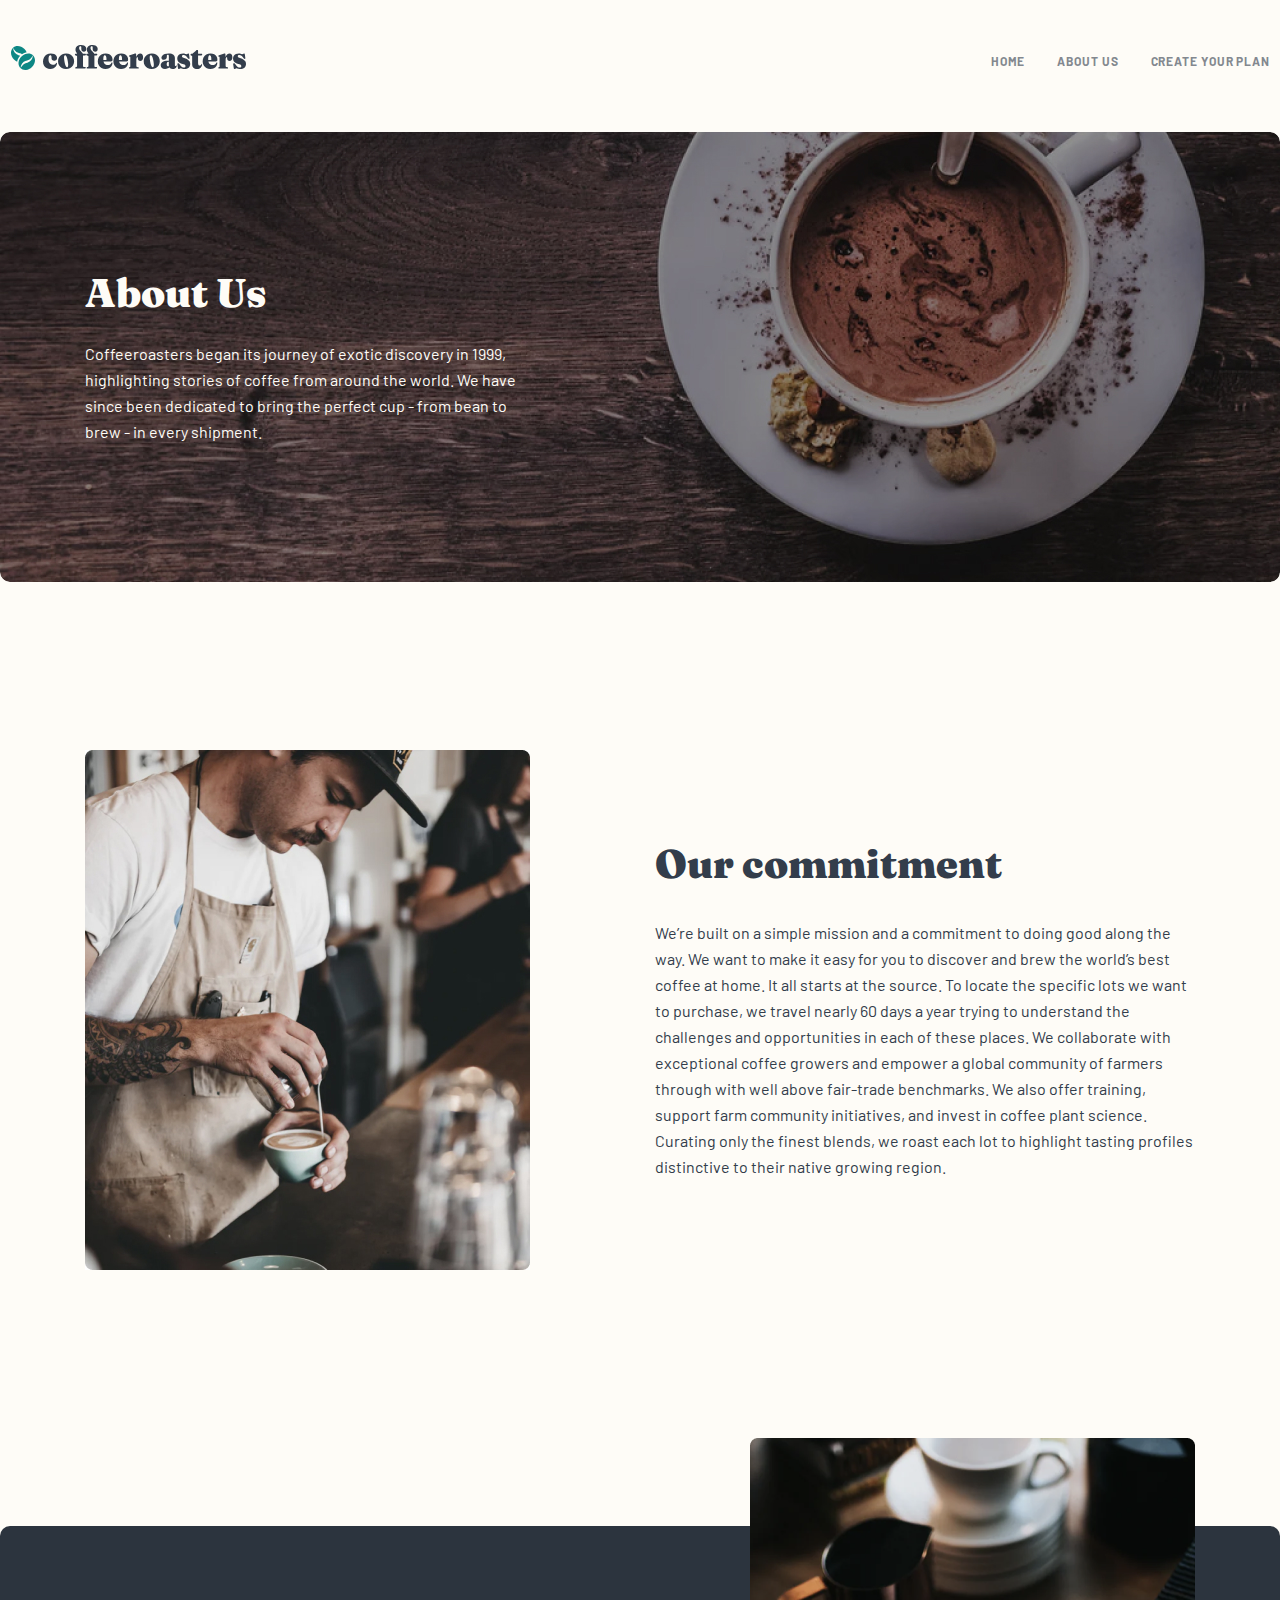
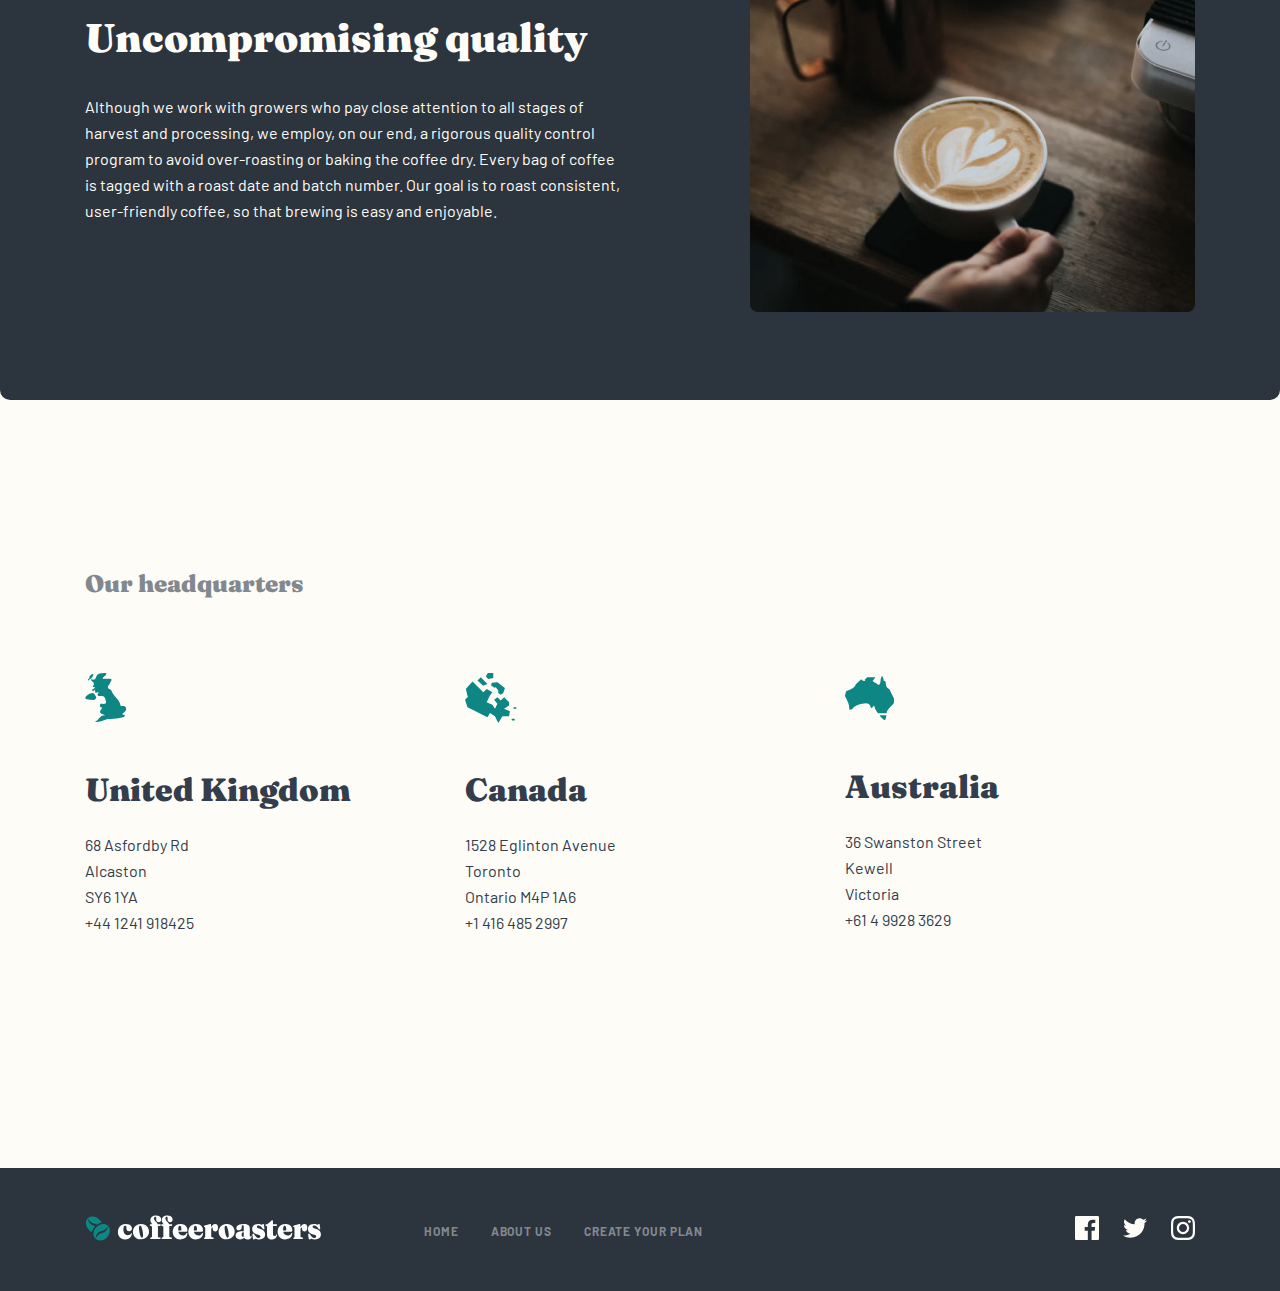
<file: about.html>
<!DOCTYPE html>
<html lang="en">

<head>
    <meta charset="UTF-8">
    <meta http-equiv="X-UA-Compatible" content="IE=edge">
    <meta name="viewport" content="width=device-width, initial-scale=1.0">
    <link
        href="https://fonts.googleapis.com/css?family=Barlow:100,100italic,200,200italic,300,300italic,regular,italic,500,500italic,600,600italic,700,700italic,800,800italic,900,900italic"
        rel="stylesheet" />
    <link rel="stylesheet" href="./css/styles.css">
    <title>About us</title>
</head>

<body>
    <header class="header container">
        <a href="#" class="header__logo-link">
            <img src="./assets/image/logo_dark.svg" alt="logo">
        </a>
        <nav class="header__menu">
            <ul class="header__menu-intention">
                <li class="header__menu-item"><a href="./index.html">HOME</a></li>
                <li class="header__menu-item"><a href="#">ABOUT US</a></li>
                <li class="header__menu-item"><a href=".//plan.html">Create your plan</a></li>
            </ul>
        </nav>
        <div class="header__dropdown">
            <button class="header__dropbtn"></button>
            <div class="header__dropdown-content">
                <a href="./index.html" class="header__dropdown-item">Home</a>
                <a href="#" class="header__dropdown-item">About Us</a>
                <a href="./plan.html" class="header__dropdown-item">Create Your Plan</a>
            </div>
        </div>  
    </header>
    <main>
        <section class="bannerabout container">
            <article class="bannerabout__box">
                <h2 class="bannerabout__title">
                    About Us
                </h2>
                <p class="bannerabout__text">
                    Coffeeroasters began its journey of exotic discovery in 1999, highlighting stories of coffee from
                    around the world. We have since been dedicated to bring the perfect cup - from bean to brew - in
                    every shipment.
                </p>
            </article>
        </section>

        <section class="duty container">
            <article class="duty__box">
                <h2 class="duty__title">Our commitment</h2>
                <p class="duty__text">We’re built on a simple mission and a commitment to doing good along the
                    way. We
                    want to make it easy for you to discover and brew the world’s best coffee at home. It all starts at
                    the source. To locate the specific lots we want to purchase, we travel nearly 60 days a year trying
                    to understand the challenges and opportunities in each of these places. We collaborate with
                    exceptional coffee growers and empower a global community of farmers through with well above
                    fair-trade benchmarks. We also offer training, support farm community initiatives, and invest in
                    coffee plant science. Curating only the finest blends, we roast each lot to highlight tasting
                    profiles distinctive to their native growing region.</p>
            </article>
        </section>

        <section class="quality container">
            <article class="quality__box">
                <div class="quality__foto">
                </div>
                <h2 class="quality__title">Uncompromising quality</h2>
                <p class="quality__text">Although we work with growers who pay close attention to all stages
                    of harvest and processing, we employ, on our end, a rigorous quality control program to avoid
                    over-roasting or baking the coffee dry. Every bag of coffee is tagged with a roast date and batch
                    number. Our goal is to roast consistent, user-friendly coffee, so that brewing is easy and
                    enjoyable.</p>
            </article>
        </section>

        <section class="orderabout container">
            <h3 class="orderabout-title">Our headquarters</h3>
            <div class="orderabout__step">
                <article class="orderabout__step-content">
                    <img src="./assets/image/united_kingdom.svg" alt="united_kingdom">
                    <h3 class="orderabout__step-title">United Kingdom</h3>
                    <p class="orderabout__step-text">68 Asfordby Rd<br>
                        Alcaston<br>
                        SY6 1YA<br>
                        +44 1241 918425</p>
                </article>

                <article class="orderabout__step-content">
                    <img src="./assets/image/canada.svg" alt="canada">
                    <h3 class="orderabout__step-title">Canada</h3>
                    <p class="orderabout__step-text">1528 Eglinton Avenue<br>
                        Toronto<br>
                        Ontario M4P 1A6<br>
                        +1 416 485 2997</p>
                </article>

                <article class="orderabout__step-content">
                    <img src="./assets/image/australia.svg" alt="australia">
                    <h3 class="orderabout__step-title">Australia</h3>
                    <p class="orderabout__step-text">36 Swanston Street<br>
                        Kewell<br>
                        Victoria<br>
                        +61 4 9928 3629</p>
                </article>
            </div>
        </section>

    </main>

    <footer class="footer">
        <section class="footer__box">
            <a href="#" class="footer__logo-link">
                <img src="./assets/image/logo_white.svg" alt="logo">
            </a>
            <nav class="footer__menu">
                <ul class="footer__menu-intention">
                    <li class="footer__menu-item"><a href="./index.html">HOME</a></li>
                    <li class="footer__menu-item"><a href="#">ABOUT US</a></li>
                    <li class="footer__menu-item"><a href="./plan.html">Create your plan</a></li>
                </ul>
            </nav>
            <div class="footer__icons">
                <a href="#" class="footer__icons-facebook"><svg width="24" height="24" viewBox="0 0 24 24" fill="#FEFCF7" xmlns="http://www.w3.org/2000/svg">
                    <path id="Path" d="M22.675 0H1.325C0.593 0 0 0.593 0 1.325V22.676C0 23.407 0.593 24 1.325 24H12.82V14.706H9.692V11.084H12.82V8.413C12.82 5.313 14.713 3.625 17.479 3.625C18.804 3.625 19.942 3.724 20.274 3.768V7.008L18.356 7.009C16.852 7.009 16.561 7.724 16.561 8.772V11.085H20.148L19.681 14.707H16.561V24H22.677C23.407 24 24 23.407 24 22.675V1.325C24 0.593 23.407 0 22.675 0Z"/>
                    </svg></a>
                <a href="#" class="footer__icons-twitter"><svg width="24" height="20" viewBox="0 0 24 20" fill="#FEFCF7" xmlns="http://www.w3.org/2000/svg">
                    <path id="Path" d="M24 2.55705C23.117 2.94905 22.168 3.21305 21.172 3.33205C22.189 2.72305 22.97 1.75805 23.337 0.608047C22.386 1.17205 21.332 1.58205 20.21 1.80305C19.313 0.846047 18.032 0.248047 16.616 0.248047C13.437 0.248047 11.101 3.21405 11.819 6.29305C7.728 6.08805 4.1 4.12805 1.671 1.14905C0.381 3.36205 1.002 6.25705 3.194 7.72305C2.388 7.69705 1.628 7.47605 0.965 7.10705C0.911 9.38805 2.546 11.522 4.914 11.997C4.221 12.185 3.462 12.229 2.69 12.081C3.316 14.037 5.134 15.46 7.29 15.5C5.22 17.123 2.612 17.848 0 17.54C2.179 18.937 4.768 19.752 7.548 19.752C16.69 19.752 21.855 12.031 21.543 5.10605C22.505 4.41105 23.34 3.54405 24 2.55705Z"/>
                    </svg></a>
                <a href="#" class="footer__icons-instagram"><svg width="24" height="24" viewBox="0 0 24 24" fill="#FEFCF7" xmlns="http://www.w3.org/2000/svg">
                    <path id="Shape" fill-rule="evenodd" clip-rule="evenodd" d="M12 0C8.741 0 8.333 0.014 7.053 0.072C2.695 0.272 0.273 2.69 0.073 7.052C0.014 8.333 0 8.741 0 12C0 15.259 0.014 15.668 0.072 16.948C0.272 21.306 2.69 23.728 7.052 23.928C8.333 23.986 8.741 24 12 24C15.259 24 15.668 23.986 16.948 23.928C21.302 23.728 23.73 21.31 23.927 16.948C23.986 15.668 24 15.259 24 12C24 8.741 23.986 8.333 23.928 7.053C23.732 2.699 21.311 0.273 16.949 0.073C15.668 0.014 15.259 0 12 0ZM12 2.163C15.204 2.163 15.584 2.175 16.85 2.233C20.102 2.381 21.621 3.924 21.769 7.152C21.827 8.417 21.838 8.797 21.838 12.001C21.838 15.206 21.826 15.585 21.769 16.85C21.62 20.075 20.105 21.621 16.85 21.769C15.584 21.827 15.206 21.839 12 21.839C8.796 21.839 8.416 21.827 7.151 21.769C3.891 21.62 2.38 20.07 2.232 16.849C2.174 15.584 2.162 15.205 2.162 12C2.162 8.796 2.175 8.417 2.232 7.151C2.381 3.924 3.896 2.38 7.151 2.232C8.417 2.175 8.796 2.163 12 2.163ZM5.838 12C5.838 8.597 8.597 5.838 12 5.838C15.403 5.838 18.162 8.597 18.162 12C18.162 15.404 15.403 18.163 12 18.163C8.597 18.163 5.838 15.403 5.838 12ZM12 16C9.791 16 8 14.21 8 12C8 9.791 9.791 8 12 8C14.209 8 16 9.791 16 12C16 14.21 14.209 16 12 16ZM16.965 5.595C16.965 4.8 17.61 4.155 18.406 4.155C19.201 4.155 19.845 4.8 19.845 5.595C19.845 6.39 19.201 7.035 18.406 7.035C17.61 7.035 16.965 6.39 16.965 5.595Z"/>
                    </svg></a>
            </div>
        </section>
    </footer>
</body>

</html>
</file>
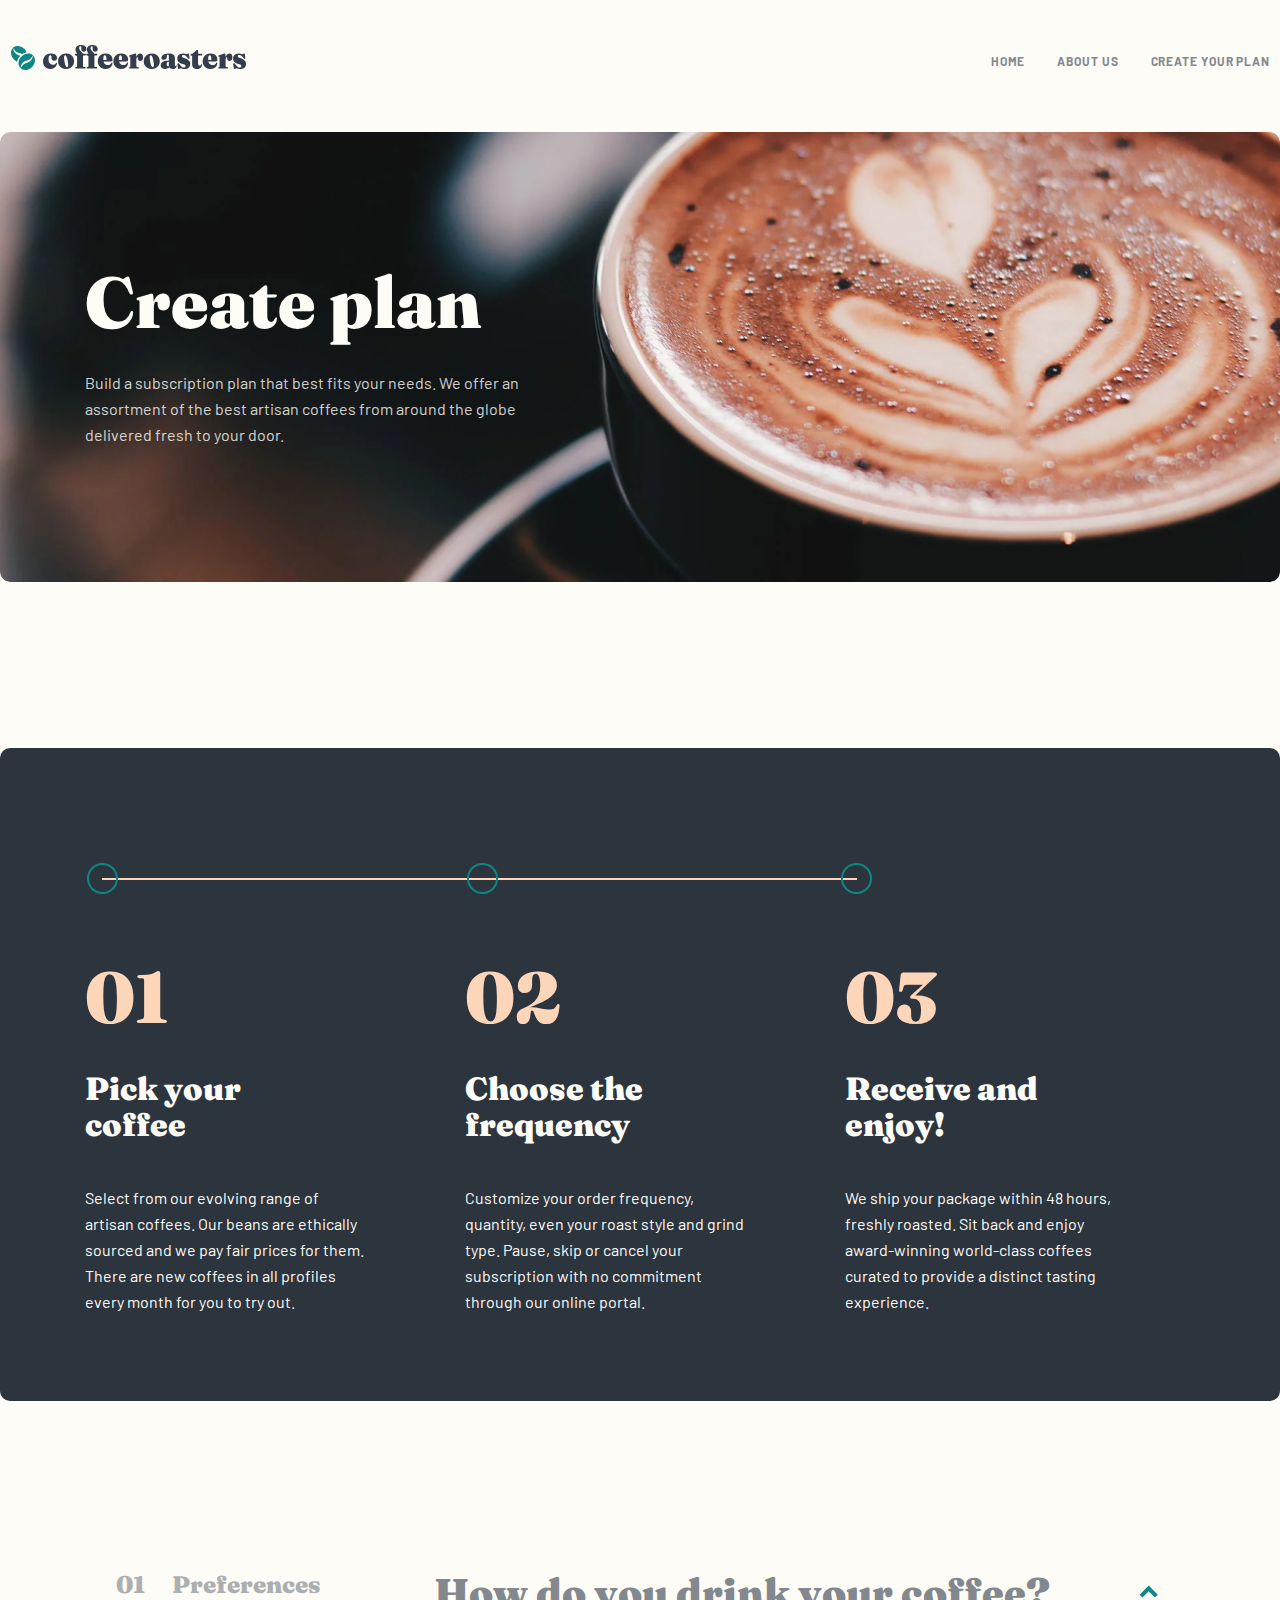
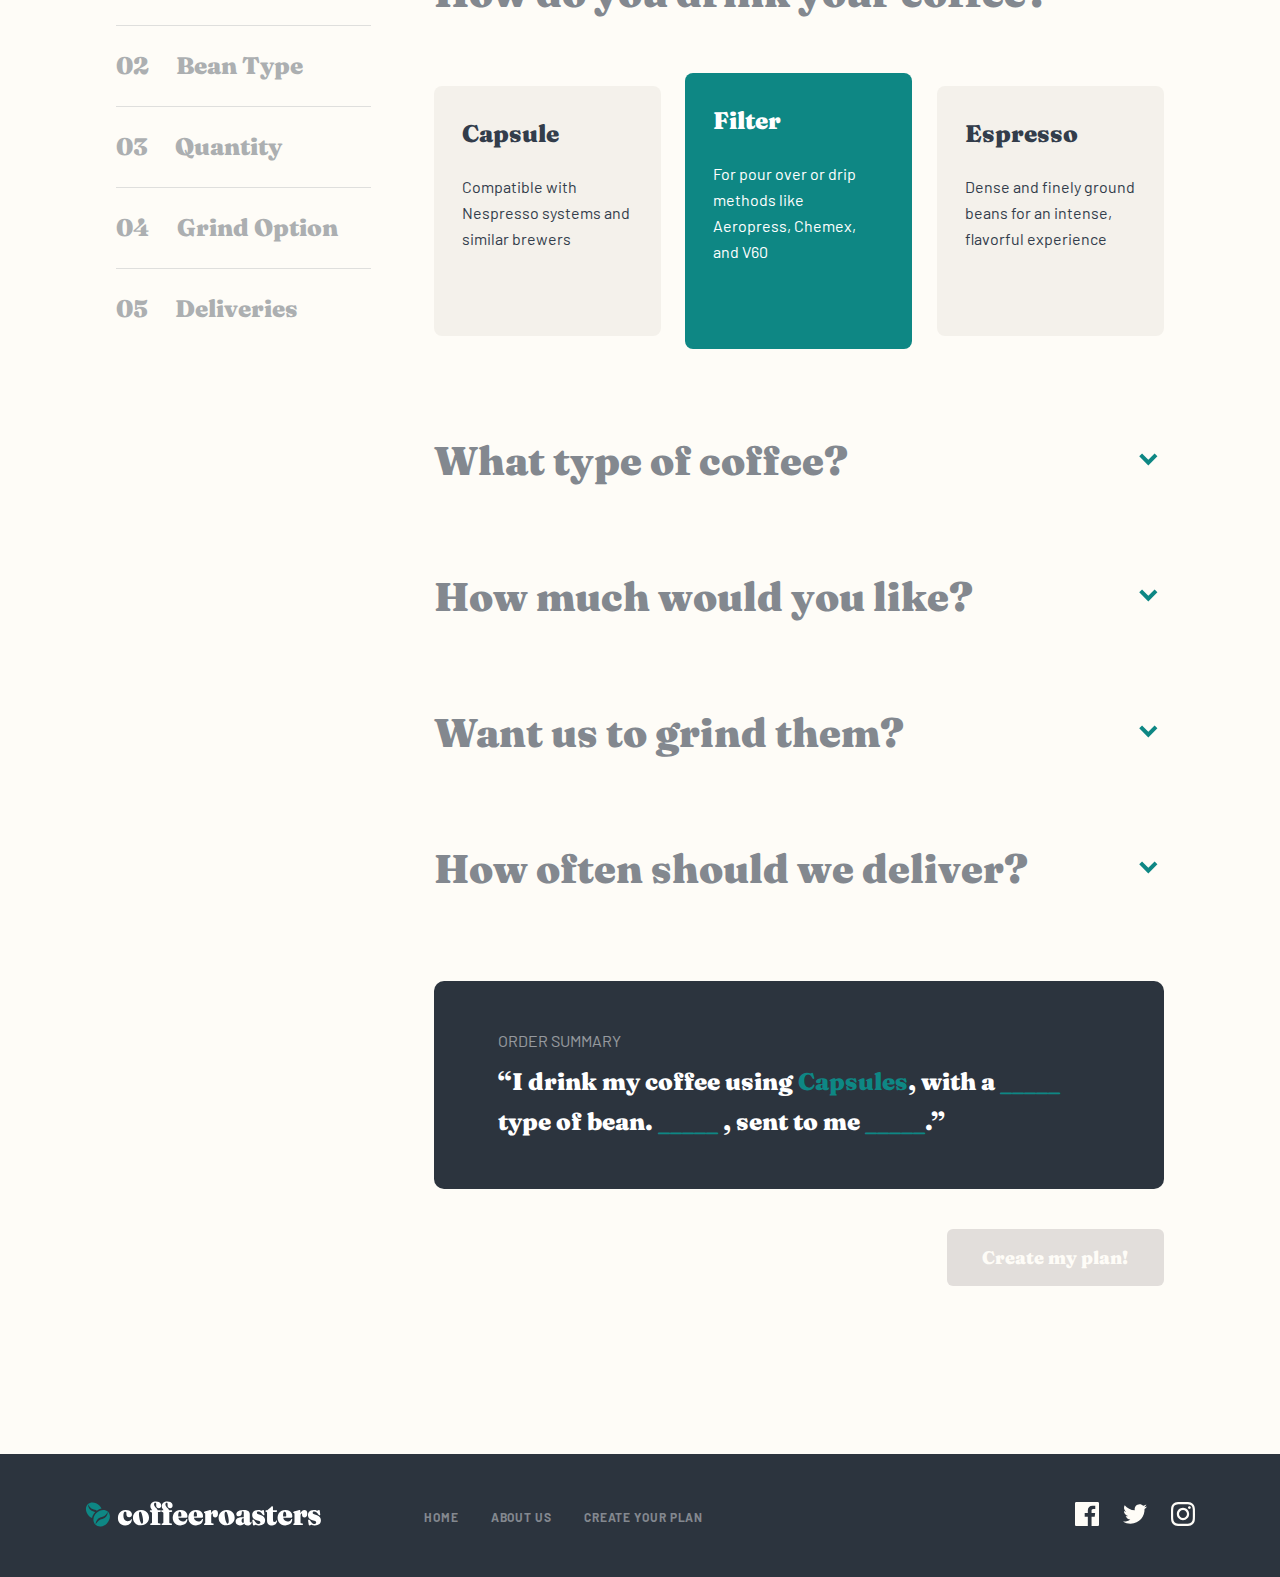
<file: plan.html>
<!DOCTYPE html>
<html lang="en">

<head>
    <meta charset="UTF-8">
    <meta http-equiv="X-UA-Compatible" content="IE=edge">
    <meta name="viewport" content="width=device-width, initial-scale=1.0">
    <link
        href="https://fonts.googleapis.com/css?family=Barlow:100,100italic,200,200italic,300,300italic,regular,italic,500,500italic,600,600italic,700,700italic,800,800italic,900,900italic"
        rel="stylesheet" />
    <link rel="stylesheet" href="./css/styles.css">
    <title>Plan</title>
</head>

<body>
    <!-- хедер -->
    <header class="header container">
        <a href="#" class="header__logo-link">
            <img src="./assets/image/logo_dark.svg" alt="logo">
        </a>
        <nav class="header__menu">
            <ul class="header__menu-intention">
                <li class="header__menu-item"><a href="./index.html">HOME</a></li>
                <li class="header__menu-item"><a href="./about.html">ABOUT US</a></li>
                <li class="header__menu-item"><a href="#">Create your plan</a></li>
            </ul>
        </nav>
        <div class="header__dropdown">
            <button class="header__dropbtn"></button>
            <div class="header__dropdown-content">
                <a href="./index.html" class="header__dropdown-item">Home</a>
                <a href="./about.html" class="header__dropdown-item">About Us</a>
                <a href="#" class="header__dropdown-item">Create Your Plan</a>
            </div>
        </div>  
    </header>
    <main>

        <!-- баннер -->
        <section class="bannerplan container">
            <article class="bannerplan__box">
                <h1 class="bannerplan__title">Create plan</h1>
                <p class="bannerplan__text">
                    Build a subscription plan that best fits your needs. We offer an assortment of the best 
  artisan coffees from around the globe delivered fresh to your door.
                </p>
            </article>
        </section>

        <!-- вибір плану -->

        <section class="orderplan">
            <div class="orderplan__box container">
                <div class="orderplan__design">
                    <div class="orderplan__design-strip"></div>
                    <img src="./assets/image/oval_blue.png" alt="oval" class="orderplan__design-oval">
                </div>
                <!-- кроки плану 1-3 -->
                <div class="orderplan__step">
                    <article class="orderplan__step-content">
                        <h1 class="orderplan__step-number">01</h1>
                        <h3 class="orderplan__step-title">Pick your coffee</h3>
                        <p class="orderplan__step-text">Select from our evolving range of artisan coffees. Our beans are
                            ethically sourced and we pay
                            fair prices for them. There are new coffees in all profiles every month for you to try out.
                        </p>
                    </article>

                    <article class="orderplan__step-content">
                        <h1 class="orderplan__step-number">02</h1>
                        <h3 class="orderplan__step-title">Choose the frequency</h3>
                        <p class="orderplan__step-text">Customize your order frequency, quantity, even your roast style
                            and grind type. Pause, skip or
                            cancel your subscription with no commitment through our online portal.</p>
                    </article>

                    <article class="orderplan__step-content">
                        <h1 class="orderplan__step-number">03</h1>
                        <h3 class="orderplan__step-title">Receive and enjoy!</h3>
                        <p class="orderplan__step-text">We ship your package within 48 hours, freshly roasted. Sit back
                            and enjoy award-winning
                            world-class coffees curated to provide a distinct tasting experience.</p>
                    </article>
                </div>
            </div>
        </section>

        <!-- секція вибору замовлення -->

        <section class="plan container">

            <!-- бокове меню 5 опцій -->
            <aside class="plan__menu">
                <ul class="plan__menu-info">
                    <li class="plan__menu-item">
                        <a href=""><span class="plan__menu-number">01</span></a>
                        <a href="#"><span class="plan__menu-title">Preferences</span></a>
                    </li>

                    <li class="plan__menu-item">
                        <a href=""><span class="plan__menu-number">02</span></a>
                        <a href="#"><span>Bean Type</span></a>
                    </li>

                    <li class="plan__menu-item">
                        <a href=""><span class="plan__menu-number">03</span></a>
                        <a href="#"><span>Quantity</span></a>
                    </li>

                    <li class="plan__menu-item">
                        <a href=""><span class="plan__menu-number">04</span></a>
                        <a href="#"><span>Grind Option</span></a>
                    </li>

                    <li class="plan__menu-item end">
                        <a href=""><span class="plan__menu-number">05</span></a>
                        <a href="#"><span>Deliveries</span></a>
                    </li>
                </ul>
            </aside>

            <!-- вміст кожної опції -->

            <section class="menu__content">

                <!-- Preferences -->
                <section class="preferences blok">
                    <div class="preferences__question title">
                        <h2 class="preferences__question-title">How do you drink your coffee?</h2>
                        <button class="arrow"><img src="./assets/image/arrow.svg" alt="arrow"
                                class="preferences__question_img"></button>
                    </div>
                    <div class="preferences__cards">
                        <article class="preferences__cards-item light">
                            <h3 class="preferences__cards-title">Capsule</h3>
                            <p class="preferences__cards-text">Compatible with Nespresso systems and similar brewers
                            </p>
                        </article>
                        <article class="preferences__cards-item light dark">
                            <h3 class="preferences__cards-title">Filter</h3>
                            <p class="preferences__cards-text">For pour over or drip methods like Aeropress, Chemex,
                                and V60</p>
                        </article>
                        <article class="preferences__cards-item light">
                            <h3 class="preferences__cards-title">Espresso</h3>
                            <p class="preferences__cards-text">Dense and finely ground beans for an intense, flavorful
                                experience</p>
                        </article>
                    </div>
                </section>

                <!-- Bean Type -->

                <section class="beantype blok">
                    <div class="beantype__question title">
                        <h2 class="beantype__question-title">What type of coffee?</h2>
                        <button class="arrow"><img src="./assets/image/arrow.svg" alt="arrow"
                                class="beantype__question_img"></button>
                    </div>
                    <div class="beantype__cards">
                        <article class="beantype__cards-item light">
                            <h3 class="beantype__cards-title">Single Origin</h3>
                            <p class="beantype__cards-text">Distinct, high quality coffee from a specific family-owned
                                farm
                            </p>
                        </article>
                        <article class="beantype__cards-item light dark">
                            <h3 class="beantype__cards-title">Decaf</h3>
                            <p class="beantype__cards-text">Just like regular coffee, except the caffeine has been
                                removed</p>
                        </article>
                        <article class="beantype__cards-item light">
                            <h3 class="beantype__cards-title">Blended</h3>
                            <p class="beantype__cards-text">Combination of two or three dark roasted beans of organic
                                coffees</p>
                        </article>
                    </div>
                </section>

                <!-- Quantity -->
                <section class="quantity blok">
                    <div class="quantity__question title">
                        <h2 class="quantity__question-title">How much would you like?</h2>
                        <button class="arrow"><img src="./assets/image/arrow.svg" alt="arrow"
                                class="quantity__question_img"></button>
                    </div>
                    <div class="quantity__cards">
                        <article class="quantity__cards-item light  dark">
                            <h3 class="quantity__cards-title">250g</h3>
                            <p class="quantity__cards-text">Perfect for the solo drinker. Yields about 12 delicious
                                cups.
                            </p>
                        </article>
                        <article class="quantity__cards-item light">
                            <h3 class="quantity__cards-title">500g</h3>
                            <p class="quantity__cards-text">Perfect option for a couple. Yields about 40 delectable
                                cups.</p>
                        </article>
                        <article class="quantity__cards-item light">
                            <h3 class="quantity__cards-title">1000g</h3>
                            <p class="quantity__cards-text">Perfect for offices and events. Yields about 90 delightful
                                cups.</p>
                        </article>
                    </div>
                </section>

                <!-- Grind Option -->

                <section class="grindoption blok">
                    <div class="grindoption__question title">
                        <h2 class="grindoption__question-title">Want us to grind them?</h2>
                        <button class="arrow"><img src="./assets/image/arrow.svg" alt="arrow"
                                class="grindoption__question_img"></button>
                    </div>
                    <div class="grindoption__cards">
                        <article class="quantity__cards-item light">
                            <h3 class="grindoption__cards-title">Wholebean</h3>
                            <p class="grindoption__cards-text">Best choice if you cherish the full sensory experience
                            </p>
                        </article>
                        <article class="grindoption__cards-item light">
                            <h3 class="grindoption__cards-title">Filter</h3>
                            <p class="grindoption__cards-text">For drip or pour-over coffee methods such as V60 or
                                Aeropress</p>
                        </article>
                        <article class="grindoption__cards-item light dark">
                            <h3 class="grindoption__cards-title">Cafetiére</h3>
                            <p class="grindoption__cards-text">Course ground beans specially suited for french press
                                coffee</p>
                        </article>
                    </div>
                </section>

                <!-- Deliveries -->

                <section class="deliveries blok">
                    <div class="deliveries__question title">
                        <h2 class="deliveries__question-title">How often should we deliver?</h2>
                        <button class="arrow"><img src="./assets/image/arrow.svg" alt="arrow"
                                class="deliveries__question_img"></button>
                    </div>
                    <div class="deliveries__cards">
                        <article class="quantity__cards-item light dark">
                            <h3 class="deliveries__cards-title">Every week</h3>
                            <p class="deliveries__cards-text">$7.20 per shipment. Includes free first-class shipping.
                            </p>
                        </article>
                        <article class="deliveries__cards-item light">
                            <h3 class="deliveries__cards-title">Every 2 weeks</h3>
                            <p class="deliveries__cards-text">$9.60 per shipment. Includes free priority shipping.</p>
                        </article>
                        <article class="deliveries__cards-item light">
                            <h3 class="deliveries__cards-title">Every month</h3>
                            <p class="deliveries__cards-text">$12.00 per shipment. Includes free priority shipping.</p>
                        </article>
                    </div>
                </section>

                <!-- секція підсумовування з кнопкою -->

                <section class="summary">
                    <p class="summary-title">Order Summary</p>
                    <h3 class="summary-text">“I drink my coffee using <span>Capsules</span>, with a <span>_____</span>
                        type of bean. <span>_____</span> , sent
                        to me <span>_____</span>.”
                    </h3>
                </section>

                <section class="summary fill">
                    <p class="summary-title">Order Summary</p>
                    <h3 class="summary-text">“I drink my coffee as <span>Filter</span>, with a <span>Decaf</span> type of bean. <span>250g</span> ground ala <span>Cafetiare</span>, sent to me <span>Every Week</span>.”
                    </h3>
                </section>


                <button class="btn right">Create my plan!</button>

            </section>
        </section>

    </main>

    <!-- футер -->

    <footer class="footer">
        <section class="footer__box">
            <a href="#" class="footer__logo-link">
                <img src="./assets/image/logo_white.svg" alt="logo">
            </a>
            <nav class="footer__menu">
                <ul class="footer__menu-intention">
                    <li class="footer__menu-item"><a href="./index.html">HOME</a></li>
                    <li class="footer__menu-item"><a href="./about.html">ABOUT US</a></li>
                    <li class="footer__menu-item"><a href="#">Create your plan</a></li>
                </ul>
            </nav>
            <div class="footer__icons">
                <a href="#" class="footer__icons-facebook"><svg width="24" height="24" viewBox="0 0 24 24" fill="#FEFCF7" xmlns="http://www.w3.org/2000/svg">
                    <path id="Path" d="M22.675 0H1.325C0.593 0 0 0.593 0 1.325V22.676C0 23.407 0.593 24 1.325 24H12.82V14.706H9.692V11.084H12.82V8.413C12.82 5.313 14.713 3.625 17.479 3.625C18.804 3.625 19.942 3.724 20.274 3.768V7.008L18.356 7.009C16.852 7.009 16.561 7.724 16.561 8.772V11.085H20.148L19.681 14.707H16.561V24H22.677C23.407 24 24 23.407 24 22.675V1.325C24 0.593 23.407 0 22.675 0Z"/>
                    </svg></a>
                <a href="#" class="footer__icons-twitter"><svg width="24" height="20" viewBox="0 0 24 20" fill="#FEFCF7" xmlns="http://www.w3.org/2000/svg">
                    <path id="Path" d="M24 2.55705C23.117 2.94905 22.168 3.21305 21.172 3.33205C22.189 2.72305 22.97 1.75805 23.337 0.608047C22.386 1.17205 21.332 1.58205 20.21 1.80305C19.313 0.846047 18.032 0.248047 16.616 0.248047C13.437 0.248047 11.101 3.21405 11.819 6.29305C7.728 6.08805 4.1 4.12805 1.671 1.14905C0.381 3.36205 1.002 6.25705 3.194 7.72305C2.388 7.69705 1.628 7.47605 0.965 7.10705C0.911 9.38805 2.546 11.522 4.914 11.997C4.221 12.185 3.462 12.229 2.69 12.081C3.316 14.037 5.134 15.46 7.29 15.5C5.22 17.123 2.612 17.848 0 17.54C2.179 18.937 4.768 19.752 7.548 19.752C16.69 19.752 21.855 12.031 21.543 5.10605C22.505 4.41105 23.34 3.54405 24 2.55705Z"/>
                    </svg></a>
                <a href="#" class="footer__icons-instagram"><svg width="24" height="24" viewBox="0 0 24 24" fill="#FEFCF7" xmlns="http://www.w3.org/2000/svg">
                    <path id="Shape" fill-rule="evenodd" clip-rule="evenodd" d="M12 0C8.741 0 8.333 0.014 7.053 0.072C2.695 0.272 0.273 2.69 0.073 7.052C0.014 8.333 0 8.741 0 12C0 15.259 0.014 15.668 0.072 16.948C0.272 21.306 2.69 23.728 7.052 23.928C8.333 23.986 8.741 24 12 24C15.259 24 15.668 23.986 16.948 23.928C21.302 23.728 23.73 21.31 23.927 16.948C23.986 15.668 24 15.259 24 12C24 8.741 23.986 8.333 23.928 7.053C23.732 2.699 21.311 0.273 16.949 0.073C15.668 0.014 15.259 0 12 0ZM12 2.163C15.204 2.163 15.584 2.175 16.85 2.233C20.102 2.381 21.621 3.924 21.769 7.152C21.827 8.417 21.838 8.797 21.838 12.001C21.838 15.206 21.826 15.585 21.769 16.85C21.62 20.075 20.105 21.621 16.85 21.769C15.584 21.827 15.206 21.839 12 21.839C8.796 21.839 8.416 21.827 7.151 21.769C3.891 21.62 2.38 20.07 2.232 16.849C2.174 15.584 2.162 15.205 2.162 12C2.162 8.796 2.175 8.417 2.232 7.151C2.381 3.924 3.896 2.38 7.151 2.232C8.417 2.175 8.796 2.163 12 2.163ZM5.838 12C5.838 8.597 8.597 5.838 12 5.838C15.403 5.838 18.162 8.597 18.162 12C18.162 15.404 15.403 18.163 12 18.163C8.597 18.163 5.838 15.403 5.838 12ZM12 16C9.791 16 8 14.21 8 12C8 9.791 9.791 8 12 8C14.209 8 16 9.791 16 12C16 14.21 14.209 16 12 16ZM16.965 5.595C16.965 4.8 17.61 4.155 18.406 4.155C19.201 4.155 19.845 4.8 19.845 5.595C19.845 6.39 19.201 7.035 18.406 7.035C17.61 7.035 16.965 6.39 16.965 5.595Z"/>
                    </svg></a>
            </div>
        </section>
    </footer>

    <!-- модальне вікно -->

    <div class="overlay">
        <div class="overlay__modal">
            <div class="overlay__title">
                <h2>Order Summary</h2>
            </div>
            <div class="overlay__content">
                <h3>“I drink my coffee as <span>Filter</span>, with a <span>Decaf</span> type of bean. <span>250g</span>
                    ground ala <span>Cafetiére</span>, sent to me <span>Every Week</span>.”
                </h3>
                <p>Is this correct? You can proceed to checkout or go back to plan selection if something is off.
                    Subscription
                    discount codes can also be redeemed at the checkout. </p>
            </div>
            <div class="overlay__buy">
                <h3>$14.00 / mo</h3>
                <button class="btn">Checkout</button>
            </div>
            <div class="overlay__buy big">
                <button class="btn">Checkout - $14.00 / mo</button>
            </div>
        </div>
    </div>
</body>

</html>
</file>
<file: css/styles.css>
@font-face {
  font-family: "Fraunces 9pt";
  src: url("../assets/fonts/fraunces-9pt-black.woff2") format("woff2"), url("../assets/fonts/fraunces-9pt-black.woff") format("woff"), url("../assets/fonts/fraunces-9pt-black.ttf") format("truetype");
}
.plan__menu span, .btn, h3, h2, h1 {
  font-family: "Fraunces 9pt";
  font-style: normal;
  font-weight: 900;
}

.overlay__buy, .overlay, .title, .preferences__cards,
.beantype__cards,
.quantity__cards,
.grindoption__cards,
.deliveries__cards, .plan__menu-info, .plan, .orderplan__step, .orderplan__design, .orderplan__box, .orderabout__step, .orderabout, .quality, .duty__box, .duty, .order__step, .choice__options-boxes, .choice__options, .choice__intro-title, .collection__sorts-info, .collection__sorts, .collection, .footer__icons, .footer__menu-intention, .footer__menu, .footer__box, .header__menu, .header {
  display: flex;
  flex-wrap: wrap;
  justify-content: center;
  align-items: center;
}

body,
h1,
h2,
h3,
ul,
p {
  margin: 0;
}

*,
*::before,
*::after {
  box-sizing: border-box;
}

html,
body {
  margin: 0;
  padding: 0;
  box-sizing: border-box;
  font-family: Barlow, sans-serif;
  background: #FEFCF7;
}

h1 {
  font-size: 72px;
  line-height: 72px;
}

h2 {
  font-size: 40px;
  line-height: 48px;
}

h3 {
  font-size: 24px;
  line-height: 32px;
}

a {
  text-decoration: none;
}

p {
  font-weight: 400;
  font-size: 16px;
  line-height: 26px;
  text-align: center;
}

.btn {
  padding: 16px 31px;
  background: #0E8784;
  border: none;
  border-radius: 6px;
  cursor: pointer;
  font-size: 18px;
  line-height: 25px;
  color: #FEFCF7;
  transition: all 0.7s ease 0s;
}

.btn:hover {
  background: #66D2CF;
}

.footer__menu-item a, .header__menu-item a {
  text-transform: uppercase;
  font-style: normal;
  font-weight: 700;
  font-size: 12px;
  line-height: 15px;
  letter-spacing: 0.9px;
  text-transform: uppercase;
  color: #83888F;
}

.header {
  margin: 0 auto;
  justify-content: space-between;
  padding: 44px 10px 58px;
}
.header__menu-intention {
  padding: 0;
  margin: 0;
  display: flex;
  gap: 32px;
  list-style: none;
}
.header__menu-item a {
  transition: all 0.7s ease 0s;
}
.header__menu-item a:hover {
  color: #333D4B;
}
.header__dropdown {
  display: none;
}

.footer {
  background-color: #2C343E;
}
.footer__box {
  max-width: 1300px;
  margin: 0 auto;
  justify-content: space-between;
  padding: 47px 85px;
}
.footer__menu {
  justify-content: start;
  width: 548px;
  gap: 32px;
}
.footer__menu-intention {
  padding: 0;
  margin: 0;
  display: flex;
  gap: 32px;
  list-style: none;
}
.footer__menu-item a {
  transition: all 0.7s ease 0s;
}
.footer__menu-item a:hover {
  color: #FEFCF7;
}
.footer__icons {
  align-items: center;
  gap: 24px;
}
.footer__icons svg:hover {
  fill: #FDD6BA;
  transition: all 0.7s ease 0s;
}

@media (max-width: 768px) {
  .header {
    max-width: 689px;
  }
  .footer {
    min-height: 270px;
    padding: 54px 0 54px;
  }
  .footer__box {
    max-width: 283px;
    min-height: 162px;
    padding: 0;
    justify-content: center;
    align-content: start;
  }
  .footer__logo-link {
    margin-bottom: 32px;
  }
  .footer__menu-intention {
    margin-bottom: 65px;
  }
}
@media (max-width: 375px) {
  .footer {
    min-height: 346px;
    padding: 54px 0 54px;
  }
  .footer__box {
    max-width: 217px;
    padding: 0;
    justify-content: center;
    align-content: start;
  }
  .footer img {
    width: 217px;
    height: 24px;
  }
  .footer__logo-link {
    margin-bottom: 48px;
  }
  .footer__menu {
    justify-content: center;
  }
  .footer__menu-intention {
    flex-direction: column;
    margin-bottom: 48px;
  }
}
.container {
  max-width: 1300px;
  margin: 0 auto;
}

.banner {
  background: url(../assets/image/banner.svg) no-repeat top;
  border-radius: 10px;
  padding: 116px 0 116px 85px;
  margin-bottom: 136px;
}
.banner__box {
  max-width: 493px;
}
.banner__title {
  color: #FEFCF7;
  margin-bottom: 31px;
}
.banner__text {
  max-width: 440px;
  color: #FEFCF7;
  text-align: left;
  margin-bottom: 56px;
}

.collection {
  margin: 0 auto;
  background: url(../assets/image/collection.png) no-repeat;
  max-width: 1111px;
  padding-top: 126px;
  padding-bottom: 200px;
  gap: 30px;
}
.collection__sorts {
  max-width: 255px;
  flex-direction: column;
  justify-content: space-between;
  align-content: space-between;
  gap: 72px;
}
.collection__sorts-info {
  flex-direction: column;
  align-items: center;
  gap: 24px;
}
.collection__sorts-title {
  color: #333D4B;
}
.collection__sorts-text {
  color: #333D4B;
}

.choice {
  background-color: #2C343E;
  height: 577px;
  border-radius: 10px;
}
.choice__intro {
  max-width: 540px;
  margin-left: auto;
  margin-right: auto;
  padding-top: 100px;
  padding-bottom: 86px;
}
.choice__intro-title {
  color: #FEFCF7;
  margin-bottom: 32px;
  text-align: center;
}
.choice__intro-text {
  color: #FEFCF7;
}
.choice__options {
  margin: 0 auto;
  max-width: 1110px;
  justify-content: space-around;
  gap: 30px;
}
.choice__options-boxes {
  max-width: 350px;
  height: 382px;
  background: #0E8784;
  border-radius: 8px;
  padding: 72px 48px 48px;
  flex-direction: column;
  justify-content: space-between;
  align-items: center;
}
.choice__options-boxes-avto {
  margin-top: 11px;
}
.choice__options-title {
  color: #FEFCF7;
  margin-bottom: 24px;
  text-align: center;
}
.choice__options-text {
  color: #FEFCF7;
}

.order {
  max-width: 1110px;
  padding-top: 351px;
  padding-bottom: 200px;
}
.order__title {
  color: #83888F;
  margin-bottom: 80px;
  text-align: start;
}
.order__design {
  font-size: 2px;
  margin-bottom: 82px;
  position: relative;
}
.order__design-strip {
  width: 760px;
  height: 2px;
  background-color: #FDD6BA;
}
.order__design-strip::before {
  content: url(../assets/image/oval.svg);
  position: absolute;
  top: -15px;
}
.order__design-strip::after {
  content: url(../assets/image/oval.svg);
  position: absolute;
  top: -15px;
  left: 730px;
}
.order__design-oval {
  position: absolute;
  top: -15px;
  left: 380px;
}
.order__step {
  max-width: 1045px;
  justify-content: space-around;
  gap: 95px;
  margin-bottom: 64px;
}
.order__step-content {
  max-width: 285px;
}
.order__step-number {
  color: #FDD6BA;
  margin-bottom: 38px;
}
.order__step-title {
  max-width: 250px;
  font-size: 32px;
  line-height: 36px;
  color: #333D4B;
  text-align: left;
  margin-bottom: 42px;
}
.order__step-text {
  color: #333D4B;
  text-align: left;
}

.bannerabout {
  background: url(../assets/image/banner_about.jpg) no-repeat top;
  border-radius: 10px;
  padding: 137px 0 137px 85px;
  margin-bottom: 168px;
}
.bannerabout__box {
  max-width: 445px;
}
.bannerabout__title {
  color: #FEFCF7;
  margin-bottom: 24px;
}
.bannerabout__text {
  color: #FEFCF7;
  text-align: left;
}

.duty {
  background: url(../assets/image/duty.jpg) no-repeat;
  max-width: 1110px;
  height: 520px;
  justify-content: end;
  margin-bottom: 256px;
}
.duty__box {
  max-width: 540px;
  flex-direction: column;
  align-items: flex-start;
  gap: 32px;
}
.duty__title {
  color: #333D4B;
}
.duty__text {
  text-align: left;
  color: #333D4B;
}

.quality {
  height: 474px;
  background: #2C343E;
  border-radius: 10px;
  align-content: flex-start;
}
.quality__box {
  width: 1110px;
  padding-top: 88px;
}
.quality__title {
  color: #FEFCF7;
  margin-bottom: 32px;
}
.quality__text {
  max-width: 540px;
  text-align: left;
  color: #FEFCF7;
}
.quality__foto {
  width: 445px;
  height: 474px;
  background: url(../assets/image/quality.png);
  position: absolute;
  transform: translate(665px, -176px);
}

.orderabout {
  max-width: 1110px;
  flex-direction: column;
  align-items: flex-start;
  padding: 168px 0;
}
.orderabout-title {
  color: #83888F;
  margin-bottom: 80px;
  text-align: start;
  margin-bottom: 72px;
}
.orderabout__step {
  max-width: 1045px;
  justify-content: space-around;
  gap: 95px;
  padding: 0;
  margin-bottom: 64px;
}
.orderabout__step-content {
  width: 285px;
}
.orderabout__step img {
  margin-bottom: 46px;
}
.orderabout__step-title {
  font-size: 32px;
  line-height: 36px;
  color: #333D4B;
  text-align: left;
  margin-bottom: 42px;
  margin-bottom: 24px;
}
.orderabout__step-text {
  color: #333D4B;
  text-align: left;
}

body {
  position: relative;
}

.bannerplan {
  background: url(../assets/image/banner_plan.png) no-repeat top;
  border-radius: 10px;
  padding: 134px 0 134px 85px;
  margin-bottom: 166px;
}
.bannerplan__box {
  max-width: 445px;
}
.bannerplan__title {
  color: #FEFCF7;
  margin-bottom: 32px;
}
.bannerplan__text {
  color: #FEFCF7;
  text-align: left;
  opacity: 0.8;
}

.orderplan {
  background-color: #2C343E;
  height: 653px;
  border-radius: 10px;
}
.orderplan__box {
  max-width: 1300px;
  flex-direction: column;
  align-items: flex-start;
  padding: 115px 0 0 85px;
}
.orderplan__design {
  font-size: 2px;
  margin-bottom: 67px;
}
.orderplan__design-strip {
  width: 755px;
  height: 2px;
  background-color: #FDD6BA;
  margin-left: 17px;
}
.orderplan__design-strip::before {
  content: url(../assets/image/oval_blue.png);
  position: relative;
  top: -15px;
  right: 15px;
}
.orderplan__design-strip::after {
  content: url(../assets/image/oval_blue.png);
  position: relative;
  top: -15px;
  left: 708px;
}
.orderplan__design-oval {
  position: relative;
  left: -390px;
}
.orderplan__step {
  max-width: 1045px;
  justify-content: space-around;
  gap: 95px;
}
.orderplan__step-content {
  max-width: 285px;
}
.orderplan__step-number {
  color: #FDD6BA;
  margin-bottom: 38px;
}
.orderplan__step-title {
  max-width: 255px;
  font-size: 32px;
  line-height: 36px;
  color: #FEFCF7;
  text-align: left;
  margin-bottom: 42px;
}
.orderplan__step-text {
  color: #FEFCF7;
  text-align: left;
}

.plan {
  max-width: 1110px;
  justify-content: space-around;
  padding-top: 168px;
  align-items: start;
}
.plan__menu-info {
  flex-direction: column;
  align-items: flex-start;
  padding: 0;
  gap: 24px;
  list-style: none;
}
.plan__menu-item {
  width: 255px;
  padding-bottom: 24px;
  color: #83888F;
  border-bottom: 1px solid rgba(131, 136, 143, 0.25);
}
.plan__menu span {
  font-size: 24px;
  line-height: 32px;
}
.plan__menu-number {
  margin-right: 24px;
}
.plan__menu a {
  color: #333D4B;
  opacity: 0.4;
}
.plan__menu .end {
  border-bottom: none;
  padding-bottom: 0;
}
.plan__menu a:hover {
  color: #333D4B;
  opacity: 0.6;
  transition: all 0.7s ease 0s;
}

.menu__content {
  max-width: 730px;
}

.preferences__question,
.beantype__question,
.quantity__question,
.grindoption__question,
.deliveries__question {
  margin-top: 0;
}
.preferences__cards,
.beantype__cards,
.quantity__cards,
.grindoption__cards,
.deliveries__cards {
  justify-content: space-between;
  margin-top: 56px;
}
.preferences__cards-item,
.beantype__cards-item,
.quantity__cards-item,
.grindoption__cards-item,
.deliveries__cards-item {
  max-width: 227px;
  min-height: 250px;
  padding: 32px 28px 84px 28px;
  background: #F4F1EB;
  border-radius: 8px;
  transition: all 0.7s ease 0s;
}
.preferences__cards-title,
.beantype__cards-title,
.quantity__cards-title,
.grindoption__cards-title,
.deliveries__cards-title {
  margin-bottom: 24px;
  color: #333D4B;
}
.preferences__cards-text,
.beantype__cards-text,
.quantity__cards-text,
.grindoption__cards-text,
.deliveries__cards-text {
  text-align: left;
  color: #333D4B;
}

.light:hover {
  background: #FDD6BA;
  cursor: pointer;
}

.dark {
  background: #0E8784;
}

.dark h3 {
  color: #FFFFFF;
}

.dark p {
  color: #FFFFFF;
}

.blok {
  padding-bottom: 88px;
}

.title {
  max-width: 730px;
  justify-content: space-between;
  color: #83888F;
}

.beantype__question_img {
  transform: rotate(180deg);
}
.beantype__cards {
  display: none;
}

.quantity__question_img {
  transform: rotate(180deg);
}
.quantity__cards {
  display: none;
}

.grindoption__question_img {
  transform: rotate(180deg);
}
.grindoption__cards {
  display: none;
}

.deliveries__question_img {
  transform: rotate(180deg);
}
.deliveries__cards {
  display: none;
}

.summary {
  background: #2C343E;
  border-radius: 10px;
  padding: 47px 64px;
}
.summary-title {
  text-align: left;
  text-transform: uppercase;
  color: #FFFFFF;
  mix-blend-mode: normal;
  opacity: 0.5;
  margin-bottom: 8px;
}
.summary-text {
  line-height: 40px;
  color: #FFFFFF;
}
.summary span {
  color: #0E8784;
}

.fill {
  display: none;
}

.right {
  width: 217px;
  background: #E2DEDB;
  margin-top: 40px;
  float: right;
  margin-bottom: 168px;
}

.right:hover {
  background: #E2DEDB;
}

.arrow {
  border: none;
  background: transparent;
  cursor: pointer;
}

.overlay {
  background-color: rgba(0, 0, 0, 0.5);
  position: absolute;
  width: 100vw;
  height: 100vh;
  top: 0;
  left: 0;
  display: none;
}
.overlay__modal {
  background-color: #FEFCF7;
  border-radius: 10px 10px 0px 0px;
  width: 540px;
  height: 597px;
}
.overlay__title {
  background: #333D4B;
  color: #fff;
  border-radius: 8px 8px 0px 0px;
  padding: 48px 148px 40px 56px;
}
.overlay__content {
  padding: 57px 56px 47px 56px;
  color: #83888F;
}
.overlay__content span {
  color: #0E8784;
}
.overlay p {
  color: #333D4B;
  mix-blend-mode: normal;
  opacity: 0.8;
  text-align: left;
}
.overlay__buy {
  padding-left: 56px;
  gap: 19px;
  justify-content: start;
}
.overlay__buy h3 {
  color: #333D4B;
  font-size: 32px;
  line-height: 36px;
}
.overlay__buy .btn {
  width: 217px;
  height: 56px;
}
.overlay .big {
  display: none;
}

@media (max-width: 768px) {
  .container {
    width: 709px;
    margin: 0 auto;
  }
  .banner {
    background: url(../assets/image/banner-768.svg) no-repeat center top;
    max-width: 689px;
    padding: 104px 0 104px 58px;
    margin-bottom: 144px;
  }
  .banner__box {
    max-width: 398px;
  }
  .banner__title {
    margin-bottom: 24px;
    font-size: 48px;
    line-height: 48px;
  }
  .banner__text {
    font-size: 15px;
    line-height: 25px;
    margin-bottom: 40px;
  }
  .collection {
    background: url(../assets/image/collection_768.jpg) no-repeat center top;
    max-width: 689px;
    padding-top: 60px;
    padding-bottom: 144px;
    flex-direction: column;
    gap: 32px;
  }
  .collection__sorts {
    max-width: 573px;
    flex-direction: row;
    gap: 36px;
  }
  .collection__sorts img {
    width: 255px;
    height: 193px;
  }
  .collection__sorts-info {
    max-width: 282px;
    justify-content: center;
    align-items: flex-start;
  }
  .collection__sorts-text {
    font-size: 15px;
    line-height: 25px;
    text-align: left;
  }
  .choice {
    height: 575px;
  }
  .choice__intro {
    max-width: 540px;
    padding: 56px 0 70px;
  }
  .choice__intro-title {
    font-size: 32px;
    line-height: 48px;
    margin-bottom: 24px;
  }
  .choice__intro-text {
    font-size: 15px;
    line-height: 25px;
    text-align: center;
    mix-blend-mode: normal;
    opacity: 0.8;
  }
  .choice__options {
    gap: 24px;
    flex-direction: column;
    justify-content: space-between;
  }
  .choice__options-boxes {
    max-width: 574px;
    height: 180px;
    flex-direction: row;
    padding: 41px 48px 41px 70px;
    justify-content: space-between;
    flex-wrap: nowrap;
    gap: 56px;
  }
  .choice__options-boxes img {
    width: 56px;
    max-height: 56px;
  }
  .choice__options-info {
    min-height: 98px;
  }
  .choice__options-title {
    margin-bottom: 16px;
    text-align: left;
  }
  .choice__options-text {
    text-align: left;
    font-size: 15px;
    line-height: 25px;
  }
  .order {
    max-width: 689px;
    padding: 434px 0 144px;
  }
  .order__title {
    margin-bottom: 55px;
  }
  .order__design-strip {
    width: 467px;
    margin-bottom: 62px;
  }
  .order__design-strip::after {
    content: url(../assets/image/oval.svg);
    left: 450px;
  }
  .order__design-oval {
    left: 231px;
  }
  .order__step {
    max-width: 689px;
    gap: 10px;
    margin-bottom: 44px;
  }
  .order__step-content {
    max-width: 223px;
    height: 371px;
  }
  .order__step-number {
    margin-bottom: 42px;
  }
  .order__step-title {
    margin-bottom: 38px;
    font-size: 28px;
    line-height: 32px;
  }
  .order__step-text {
    font-size: 15px;
    line-height: 25px;
  }
  .bannerabout {
    background: url(../assets/image//banner_about-768.jpg) no-repeat center top;
    max-width: 689px;
    padding: 118px 0 118px 58px;
    margin-bottom: 144px;
  }
  .bannerabout__box {
    max-width: 398px;
  }
  .bannerabout__title {
    margin-bottom: 24px;
    font-size: 32px;
    line-height: 40px;
  }
  .bannerabout__text {
    font-size: 15px;
    line-height: 25px;
    mix-blend-mode: normal;
    opacity: 0.8;
  }
  .duty {
    background: url(../assets/image/duty_768.jpg) no-repeat;
    max-width: 689px;
    height: 470px;
    margin-bottom: 304px;
  }
  .duty__box {
    max-width: 339px;
    gap: 30px;
  }
  .duty__title {
    font-size: 32px;
    line-height: 48px;
  }
  .duty__text {
    font-size: 15px;
    line-height: 25px;
    mix-blend-mode: normal;
    opacity: 0.8;
  }
  .quality {
    height: 488px;
  }
  .quality__box {
    width: 540px;
    padding-top: 224px;
  }
  .quality__title {
    font-size: 32px;
    line-height: 48px;
    text-align: center;
    margin-bottom: 24px;
  }
  .quality__text {
    font-size: 15px;
    line-height: 25px;
    text-align: center;
    mix-blend-mode: normal;
    opacity: 0.8;
  }
  .quality__foto {
    width: 573px;
    height: 320px;
    background: url(../assets/image/quality_768.png);
    position: absolute;
    transform: translate(-17px, -384px);
  }
  .orderabout {
    max-width: 688px;
    padding: 144px 0;
  }
  .orderabout__step {
    gap: 10px;
    justify-content: start;
    flex-wrap: nowrap;
  }
  .orderabout__step-content {
    width: 223px;
  }
  .orderabout__step img {
    margin-bottom: 48px;
  }
  .orderabout__step-title {
    font-size: 24px;
    line-height: 36px;
  }
  .bannerplan {
    background: url(../assets/image/banner_plan_768.png);
    max-width: 689px;
    height: 400px;
    background-position: top;
    background-repeat: no-repeat;
    padding: 126px 0 134px 58px;
    margin-bottom: 144px;
  }
  .bannerplan__box {
    max-width: 398px;
  }
  .bannerplan__title {
    font-size: 48px;
    line-height: 48px;
    margin-bottom: 24px;
  }
  .bannerplan__text {
    font-size: 15px;
    line-height: 25px;
    mix-blend-mode: normal;
    opacity: 0.8;
  }
  .orderplan {
    min-height: 640px;
  }
  .orderplan__box {
    max-width: 689px;
    padding: 97px 0 70px;
  }
  .orderplan__design {
    margin-bottom: 62px;
  }
  .orderplan__design-strip {
    width: 467px;
  }
  .orderplan__design-strip::after {
    left: 420px;
  }
  .orderplan__design-oval {
    left: -251px;
  }
  .orderplan__step {
    gap: 10px;
  }
  .orderplan__step-content {
    max-width: 223px;
    height: 367px;
  }
  .orderplan__step-number {
    margin-bottom: 42px;
  }
  .orderplan__step-title {
    font-size: 28px;
    line-height: 32px;
    margin-bottom: 38px;
  }
  .orderplan__step-text {
    font-size: 15px;
    line-height: 25px;
  }
  .plan {
    max-width: 689px;
    padding-top: 144px;
  }
  .plan__menu {
    display: none;
  }
  .plan .menu__content {
    max-width: 689px;
  }
  .plan .preferences__question-title {
    font-size: 32px;
    line-height: 48px;
  }
  .plan .preferences__cards {
    margin-top: 40px;
  }
  .plan .preferences__cards-item {
    max-width: 223px;
    min-height: 250px;
    padding: 32px 26px 84px 25px;
  }
  .plan .blok {
    padding-bottom: 100px;
  }
  .plan .beantype__question-title,
  .plan .quantity__question-title,
  .plan .grindoption__question-title,
  .plan .deliveries__question-title {
    font-size: 32px;
    line-height: 48px;
  }
  .plan .beantype__question_img,
  .plan .quantity__question_img,
  .plan .grindoption__question_img,
  .plan .deliveries__question_img {
    transform: none;
  }
  .plan .beantype__cards,
  .plan .quantity__cards,
  .plan .grindoption__cards,
  .plan .deliveries__cards {
    margin-top: 40px;
    display: flex;
  }
  .plan .beantype__cards-item,
  .plan .quantity__cards-item,
  .plan .grindoption__cards-item,
  .plan .deliveries__cards-item {
    max-width: 223px;
    min-height: 250px;
    padding: 32px 26px 84px 25px;
  }
  .plan .summary {
    margin-top: 44px;
    display: none;
    padding: 27px 43px;
  }
  .plan .fill {
    display: block;
  }
  .plan .right {
    margin: 40px auto 144px;
    display: block;
    float: none;
    background: #0E8784;
  }
  .plan .right:hover {
    background: #66D2CF;
  }
}
@media (max-width: 375px) {
  .container {
    width: 347px;
    margin: 0 auto;
  }
  .header {
    max-width: 327px;
    padding: 32px 0 40px;
  }
  .header img {
    width: 163px;
    height: 18px;
  }
  .header__menu {
    display: none;
  }
  .header__dropbtn {
    width: 16px;
    height: 15px;
    background: none;
    background-image: url(../assets/image/drop_lines.svg);
    border: none;
    cursor: pointer;
    transition: all 0.3s ease 0s;
  }
  .header__dropdown {
    display: inline-block;
    position: relative;
  }
  .header__dropdown-content {
    width: 100vw;
    height: 100vh;
    padding-top: 40px;
    background: linear-gradient(0deg, rgba(254, 252, 247, 0.5) 0%, #FEFCF7 70%);
    display: flex;
    flex-direction: column;
    gap: 32px;
    display: none;
    position: absolute;
    right: -50%;
    z-index: 1;
  }
  .header__dropdown-item {
    font-family: "Fraunces 9pt";
    font-weight: 900;
    font-size: 24px;
    line-height: 32px;
    text-align: center;
    color: #333D4B;
    display: block;
  }
  .header__dropdown:hover .header__dropdown-content {
    display: flex;
  }
  .header__dropdown:hover .header__dropbtn {
    width: 14px;
    height: 13px;
    background-image: url(../assets/image/drop_cross.svg);
  }
  .banner {
    background: url(../assets/image/banner-375.svg) no-repeat center top;
    max-width: 327px;
    padding: 100px 24px;
    margin-bottom: 120px;
  }
  .banner__box {
    max-width: 280px;
  }
  .banner__title {
    margin-bottom: 24px;
    font-size: 40px;
    line-height: 40px;
    text-align: center;
  }
  .banner__text {
    font-size: 15px;
    line-height: 25px;
    text-align: center;
    mix-blend-mode: normal;
    opacity: 0.8;
    margin-bottom: 40px;
  }
  .btn {
    margin: 0 auto;
    display: block;
  }
  .collection {
    background: url(../assets/image/collection-375.svg) no-repeat center top;
    max-width: 375px;
    padding-top: 85px;
    padding-bottom: 120px;
    gap: 48px;
  }
  .collection__sorts {
    flex-direction: column;
    gap: 24px;
  }
  .collection__sorts img {
    width: 200px;
    height: 151px;
  }
  .collection__sorts-info {
    max-width: 282px;
    justify-content: space-between;
    align-items: center;
    gap: 16px;
  }
  .collection__sorts-text {
    text-align: center;
  }
  .choice {
    height: 902px;
  }
  .choice__intro {
    max-width: 279px;
    padding: 64px 0;
  }
  .choice__intro-title {
    font-size: 28px;
    line-height: 28px;
  }
  .choice__intro-text {
    mix-blend-mode: normal;
    opacity: 0.8;
  }
  .choice__options {
    max-width: 279px;
  }
  .choice__options-boxes {
    width: 279px;
    height: 382px;
    flex-direction: column;
    padding: 72px 12px 51px 12px;
    justify-content: space-between;
  }
  .choice__options-boxes img {
    width: 72px;
    max-height: 72px;
  }
  .choice__options-info {
    max-width: 255px;
  }
  .choice__options-title {
    text-align: center;
    margin-bottom: 24px;
  }
  .choice__options-text {
    max-width: 212px;
    text-align: center;
  }
  .order {
    max-width: 327px;
    padding: 717px 0 120px;
  }
  .order__title {
    text-align: center;
    margin-bottom: 80px;
  }
  .order__design {
    display: none;
  }
  .order__step {
    max-width: 327px;
    flex-direction: column;
    gap: 56px;
    margin-bottom: 79px;
  }
  .order__step-content {
    max-width: 327px;
    height: 252px;
  }
  .order__step-number {
    margin-bottom: 24px;
    text-align: center;
  }
  .order__step-title {
    max-width: 327px;
    text-align: center;
    margin-bottom: 24px;
  }
  .order__step-text {
    text-align: center;
  }
  .bannerabout {
    background: url(../assets/image//banner_about-375.svg) no-repeat top;
    border-radius: 10px;
    max-width: 327px;
    padding: 111px 24px 87px;
    margin-bottom: 207px;
  }
  .bannerabout__box {
    max-width: 279px;
  }
  .bannerabout__title {
    text-align: center;
    font-size: 28px;
    line-height: 28px;
  }
  .bannerabout__text {
    text-align: center;
  }
  .duty {
    background: url(../assets/image/duty_375.jpg) no-repeat top;
    background-size: contain;
    min-height: 924px;
    margin-bottom: 198px;
    flex-direction: column;
  }
  .duty__box {
    max-width: 327px;
    gap: 30px;
    align-items: center;
    margin-top: 48px;
  }
  .duty__title {
    text-align: center;
  }
  .duty__text {
    text-align: center;
  }
  .quality {
    height: 509px;
  }
  .quality__box {
    max-width: 279px;
    padding-top: 142px;
  }
  .quality__title {
    font-size: 28px;
    line-height: 28px;
  }
  .quality__foto {
    width: 279px;
    height: 156px;
    background: url(../assets/image/quality_375.png);
    background-size: contain;
    position: absolute;
    transform: translateY(-219px);
  }
  .orderabout {
    max-width: 327px;
    padding: 120px 0;
    align-items: center;
  }
  .orderabout__step {
    gap: 80px;
    flex-wrap: wrap;
  }
  .orderabout__step-content {
    width: 327px;
  }
  .orderabout__step img {
    display: block;
    margin-left: auto;
    margin-right: auto;
  }
  .orderabout__step-title {
    text-align: center;
    font-size: 28px;
    line-height: 36px;
  }
  .orderabout__step-text {
    text-align: center;
  }
  .bannerplan {
    background: url(../assets/image/banner_plan_375.png) no-repeat top;
    max-width: 327px;
    height: 400px;
    padding: 101px 24px 136px;
    margin-bottom: 120px;
  }
  .bannerplan__box {
    max-width: 279px;
  }
  .bannerplan__title {
    text-align: center;
    font-size: 40px;
    line-height: 40px;
    margin-bottom: 22px;
  }
  .bannerplan__text {
    text-align: center;
  }
  .orderplan {
    min-height: 1028px;
  }
  .orderplan__box {
    max-width: 327px;
    padding: 80px 0;
  }
  .orderplan__design {
    display: none;
  }
  .orderplan__step {
    gap: 56px;
  }
  .orderplan__step-content {
    max-width: 327px;
    height: 252px;
  }
  .orderplan__step-number {
    max-width: 327px;
    margin-bottom: 24px;
    text-align: center;
  }
  .orderplan__step-title {
    max-width: 327px;
    margin-bottom: 24px;
    text-align: center;
  }
  .orderplan__step-text {
    text-align: center;
  }
  .plan {
    max-width: 328px;
    padding-top: 127px;
  }
  .plan__menu {
    display: none;
  }
  .plan .menu__content {
    max-width: 328px;
  }
  .plan .preferences__question-title {
    max-width: 240px;
    font-size: 24px;
    line-height: 28px;
    -moz-text-align-last: left;
         text-align-last: left;
  }
  .plan .preferences__cards {
    margin-top: 36px;
    gap: 16px;
  }
  .plan .preferences__cards-item {
    max-width: 328px;
    min-height: 140px;
    padding: 24px 25px;
  }
  .plan .preferences__cards-title {
    margin-bottom: 8px;
  }
  .plan .beantype__question-title,
  .plan .quantity__question-title,
  .plan .grindoption__question-title,
  .plan .deliveries__question-title {
    max-width: 240px;
    font-size: 24px;
    line-height: 28px;
    -moz-text-align-last: left;
         text-align-last: left;
  }
  .plan .beantype__question_img,
  .plan .quantity__question_img,
  .plan .grindoption__question_img,
  .plan .deliveries__question_img {
    transform: none;
  }
  .plan .beantype__cards,
  .plan .quantity__cards,
  .plan .grindoption__cards,
  .plan .deliveries__cards {
    margin-top: 36px;
    gap: 16px;
  }
  .plan .beantype__cards-item,
  .plan .quantity__cards-item,
  .plan .grindoption__cards-item,
  .plan .deliveries__cards-item {
    max-width: 328px;
    min-height: 140px;
    padding: 24px 25px;
  }
  .plan .beantype__cards-title,
  .plan .quantity__cards-title,
  .plan .grindoption__cards-title,
  .plan .deliveries__cards-title {
    margin-bottom: 8px;
  }
  .plan .summary {
    margin-top: 20px;
    display: none;
    padding: 32px 24px;
  }
  .plan .fill {
    display: block;
  }
  .plan .right {
    margin: 56px auto 120px;
    display: block;
    float: none;
    background: #0E8784;
  }
  .plan .right:hover {
    background: #66D2CF;
  }
  .overlay__modal {
    max-width: 327px;
    height: 597px;
  }
  .overlay__title {
    max-width: 327px;
    padding: 28px 68px 28px 24px;
  }
  .overlay h2 {
    font-size: 28px;
    line-height: 32px;
  }
  .overlay__content {
    padding: 40px 24px 24px 24px;
    color: #83888F;
  }
  .overlay h3 {
    line-height: 40px;
  }
  .overlay p {
    font-size: 15px;
    line-height: 25px;
  }
  .overlay__buy {
    display: none;
  }
  .overlay .big {
    display: block;
    padding-left: 0;
  }
  .overlay .btn {
    width: 279px;
  }
}/*# sourceMappingURL=styles.css.map */
</file>
